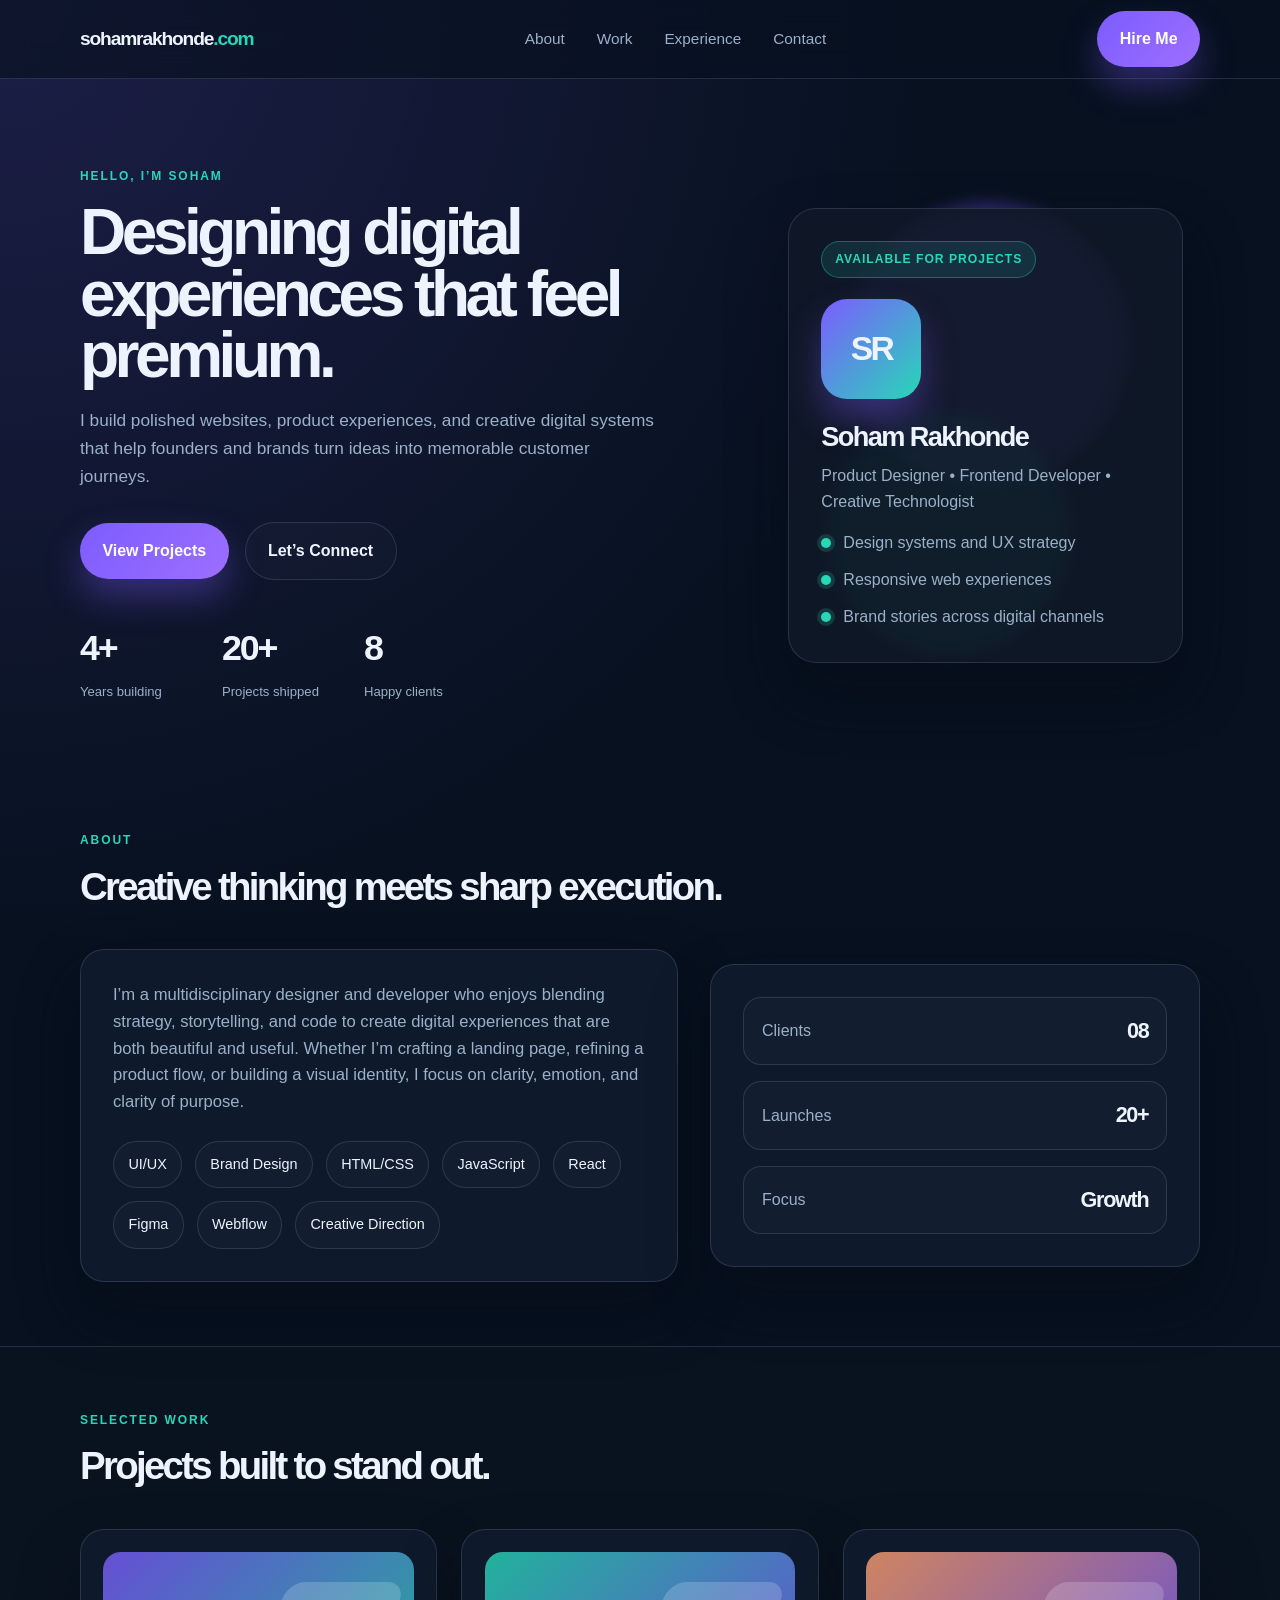
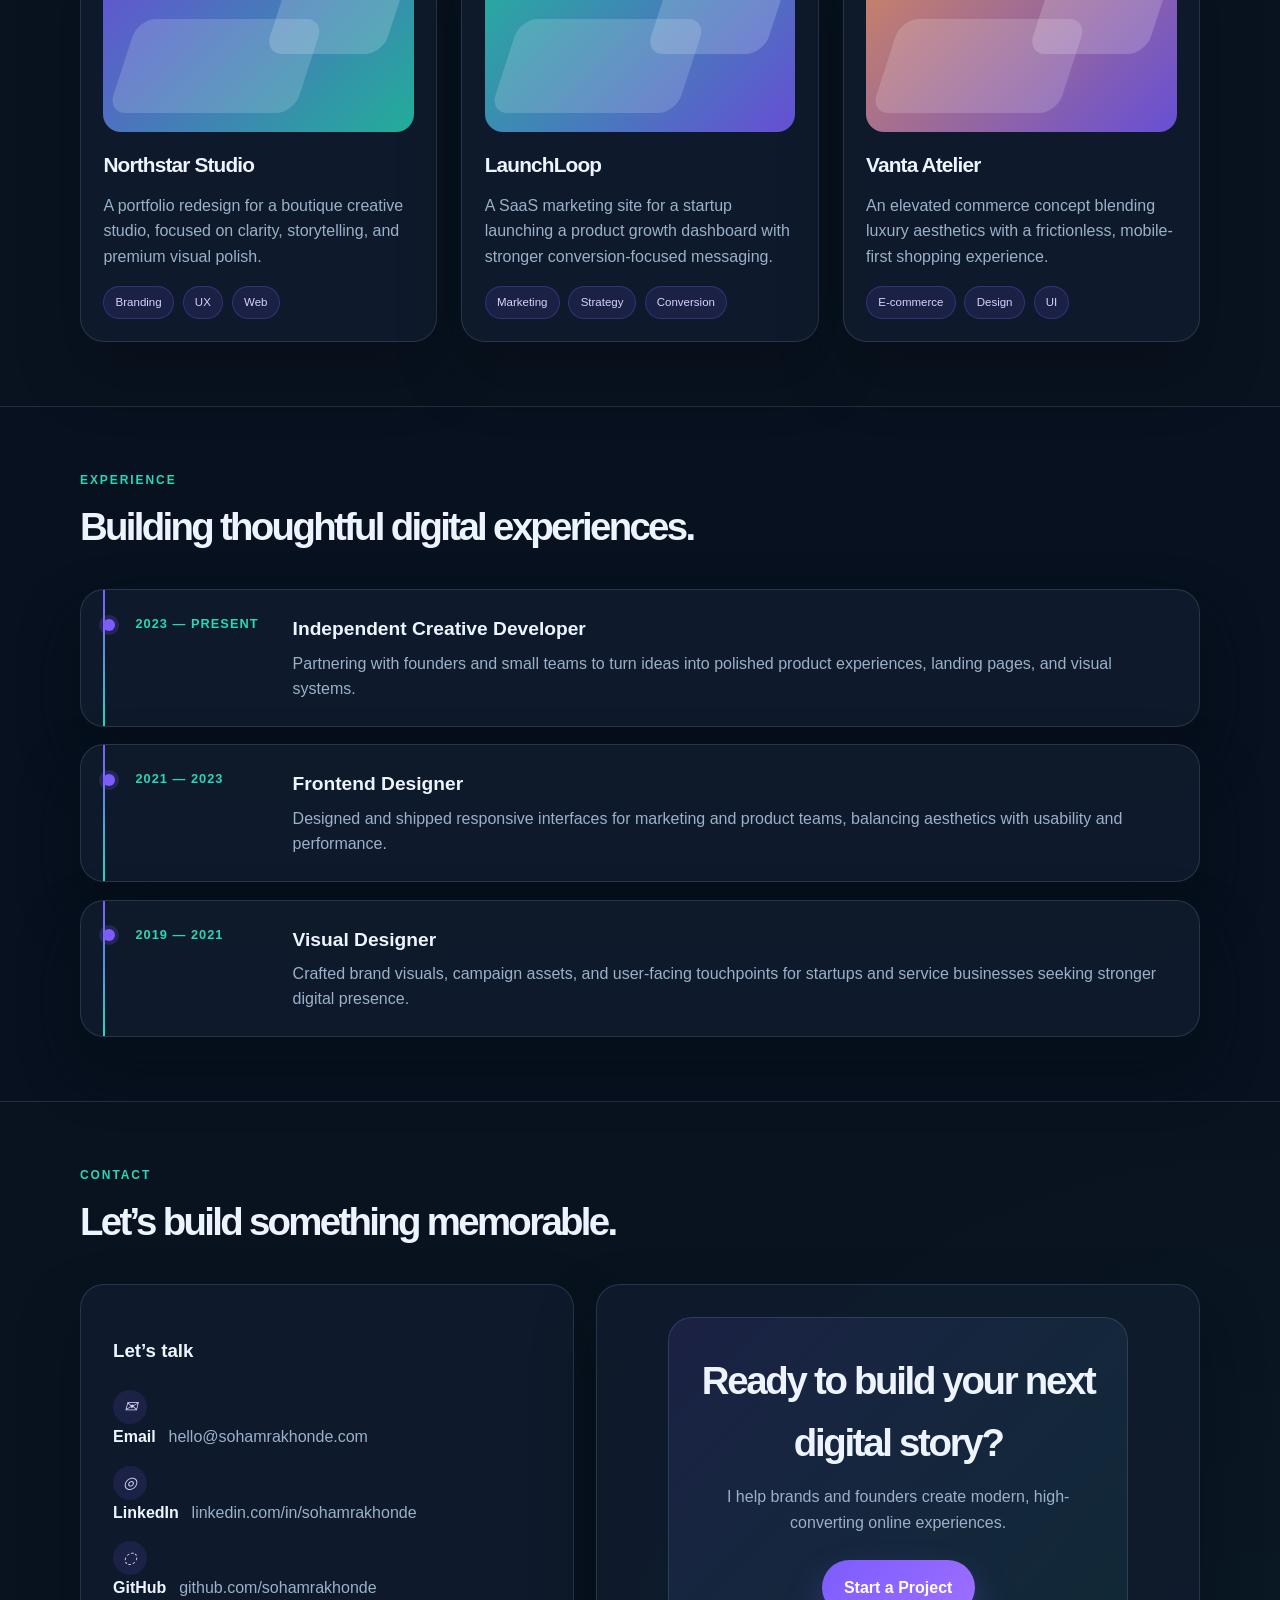
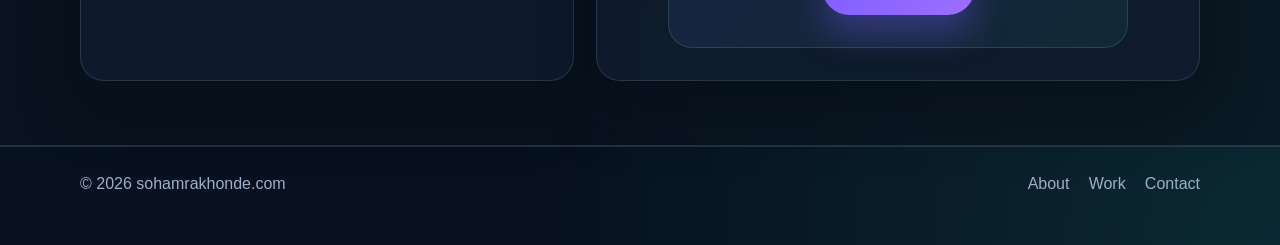
<file: index.html>
<!DOCTYPE html>
<html lang="en">
  <head>
    <meta charset="UTF-8" />
    <meta name="viewport" content="width=device-width, initial-scale=1.0" />
    <meta
      name="description"
      content="Soham Rakhonde is a designer and developer creating modern digital experiences for brands, founders, and startups."
    />
    <meta name="robots" content="index, follow" />
    <meta property="og:title" content="Soham Rakhonde | Design & Digital Experiences" />
    <meta property="og:description" content="Portfolio website for Soham Rakhonde." />
    <meta property="og:type" content="website" />
    <meta property="og:url" content="https://sohamrakhonde.com" />
    <meta name="theme-color" content="#07111f" />
    <title>sohamrakhonde.com</title>
    <link rel="icon" type="image/svg+xml" href="favicon.svg" />
    <link rel="stylesheet" href="styles.css" />
  </head>
  <body>
    <header class="site-header">
      <nav class="nav container" aria-label="Main navigation">
        <a class="brand" href="#top">sohamrakhonde<span>.com</span></a>

        <button class="nav-toggle" aria-label="Open menu" aria-expanded="false">
          ☰
        </button>

        <div class="nav-links">
          <a href="#about">About</a>
          <a href="#work">Work</a>
          <a href="#experience">Experience</a>
          <a href="#contact">Contact</a>
        </div>

        <a class="nav-cta" href="#contact">Hire Me</a>
      </nav>
    </header>

    <main id="top">
      <section class="hero">
        <div class="container hero-inner">
          <div class="hero-copy">
            <p class="eyebrow">Hello, I’m Soham</p>
            <h1>Designing digital experiences that feel premium.</h1>
            <p class="lead">
              I build polished websites, product experiences, and creative digital systems
              that help founders and brands turn ideas into memorable customer journeys.
            </p>

            <div class="hero-actions">
              <a class="primary-btn" href="#work">View Projects</a>
              <a class="secondary-btn" href="#contact">Let’s Connect</a>
            </div>

            <div class="hero-metrics" aria-label="Key metrics">
              <div class="metric">
                <strong>4+</strong>
                <span>Years building</span>
              </div>
              <div class="metric">
                <strong>20+</strong>
                <span>Projects shipped</span>
              </div>
              <div class="metric">
                <strong>8</strong>
                <span>Happy clients</span>
              </div>
            </div>
          </div>

          <div class="hero-visual" aria-label="Profile preview">
            <div class="orb orb-one"></div>
            <div class="orb orb-two"></div>

            <div class="profile-card">
              <div class="badge">Available for projects</div>
              <div class="avatar">SR</div>
              <h3>Soham Rakhonde</h3>
              <p>Product Designer • Frontend Developer • Creative Technologist</p>

              <ul>
                <li>Design systems and UX strategy</li>
                <li>Responsive web experiences</li>
                <li>Brand stories across digital channels</li>
              </ul>
            </div>
          </div>
        </div>
      </section>

      <section id="about" class="section">
        <div class="container">
          <div class="section-heading">
            <p>About</p>
            <h2>Creative thinking meets sharp execution.</h2>
          </div>

          <div class="about-grid">
            <div class="about-card">
              <p>
                I’m a multidisciplinary designer and developer who enjoys blending strategy,
                storytelling, and code to create digital experiences that are both beautiful and
                useful. Whether I’m crafting a landing page, refining a product flow, or building
                a visual identity, I focus on clarity, emotion, and clarity of purpose.
              </p>

              <div class="skill-stack" aria-label="Skills">
                <span>UI/UX</span>
                <span>Brand Design</span>
                <span>HTML/CSS</span>
                <span>JavaScript</span>
                <span>React</span>
                <span>Figma</span>
                <span>Webflow</span>
                <span>Creative Direction</span>
              </div>
            </div>

            <div class="capsule-panel about-card">
              <div class="stat-box">
                <span>Clients</span>
                <strong>08</strong>
              </div>
              <div class="stat-box">
                <span>Launches</span>
                <strong>20+</strong>
              </div>
              <div class="stat-box">
                <span>Focus</span>
                <strong>Growth</strong>
              </div>
            </div>
          </div>
        </div>
      </section>

      <section id="work" class="section alt">
        <div class="container">
          <div class="section-heading">
            <p>Selected work</p>
            <h2>Projects built to stand out.</h2>
          </div>

          <div class="projects-grid">
            <article class="project-card">
              <div class="project-visual"></div>
              <h3>Northstar Studio</h3>
              <p>
                A portfolio redesign for a boutique creative studio, focused on clarity,
                storytelling, and premium visual polish.
              </p>
              <div class="tag-list">
                <span>Branding</span>
                <span>UX</span>
                <span>Web</span>
              </div>
            </article>

            <article class="project-card">
              <div class="project-visual" style="background: linear-gradient(135deg, rgba(39,215,184,0.8), rgba(124,92,255,0.8));"></div>
              <h3>LaunchLoop</h3>
              <p>
                A SaaS marketing site for a startup launching a product growth dashboard with
                stronger conversion-focused messaging.
              </p>
              <div class="tag-list">
                <span>Marketing</span>
                <span>Strategy</span>
                <span>Conversion</span>
              </div>
            </article>

            <article class="project-card">
              <div class="project-visual" style="background: linear-gradient(135deg, rgba(255,159,110,0.8), rgba(124,92,255,0.8));"></div>
              <h3>Vanta Atelier</h3>
              <p>
                An elevated commerce concept blending luxury aesthetics with a frictionless,
                mobile-first shopping experience.
              </p>
              <div class="tag-list">
                <span>E-commerce</span>
                <span>Design</span>
                <span>UI</span>
              </div>
            </article>
          </div>
        </div>
      </section>

      <section id="experience" class="section">
        <div class="container">
          <div class="section-heading">
            <p>Experience</p>
            <h2>Building thoughtful digital experiences.</h2>
          </div>

          <div class="timeline" aria-label="Career timeline">
            <div class="timeline-item">
              <div class="timeline-date">2023 — Present</div>
              <div class="timeline-details">
                <h3>Independent Creative Developer</h3>
                <p>
                  Partnering with founders and small teams to turn ideas into polished product
                  experiences, landing pages, and visual systems.
                </p>
              </div>
            </div>

            <div class="timeline-item">
              <div class="timeline-date">2021 — 2023</div>
              <div class="timeline-details">
                <h3>Frontend Designer</h3>
                <p>
                  Designed and shipped responsive interfaces for marketing and product teams,
                  balancing aesthetics with usability and performance.
                </p>
              </div>
            </div>

            <div class="timeline-item">
              <div class="timeline-date">2019 — 2021</div>
              <div class="timeline-details">
                <h3>Visual Designer</h3>
                <p>
                  Crafted brand visuals, campaign assets, and user-facing touchpoints for startups
                  and service businesses seeking stronger digital presence.
                </p>
              </div>
            </div>
          </div>
        </div>
      </section>

      <section id="contact" class="section alt">
        <div class="container">
          <div class="section-heading">
            <p>Contact</p>
            <h2>Let’s build something memorable.</h2>
          </div>

          <div class="contact-wrap">
            <div class="contact-card">
              <h3>Let’s talk</h3>
              <ul class="contact-list">
                <li>
                  <i>✉</i>
                  <a href="mailto:hello@sohamrakhonde.com"><strong>Email</strong><span>hello@sohamrakhonde.com</span></a>
                </li>
                <li>
                  <i>◎</i>
                  <a href="https://www.linkedin.com" target="_blank" rel="noreferrer"><strong>LinkedIn</strong><span>linkedin.com/in/sohamrakhonde</span></a>
                </li>
                <li>
                  <i>◌</i>
                  <a href="https://github.com" target="_blank" rel="noreferrer"><strong>GitHub</strong><span>github.com/sohamrakhonde</span></a>
                </li>
              </ul>
            </div>

            <div class="contact-card contact-panel">
              <div class="cta-box">
                <h3>Ready to build your next digital story?</h3>
                <p>
                  I help brands and founders create modern, high-converting online experiences.
                </p>
                <a class="primary-btn" href="mailto:hello@sohamrakhonde.com">Start a Project</a>
              </div>
            </div>
          </div>
        </div>
      </section>
    </main>

    <footer class="site-footer">
      <div class="container footer-inner">
        <div>© <span id="year"></span> sohamrakhonde.com</div>
        <div class="footer-links">
          <a href="#about">About</a>
          <a href="#work">Work</a>
          <a href="#contact">Contact</a>
        </div>
      </div>
    </footer>

    <script src="script.js"></script>
  </body>
</html>
</file>
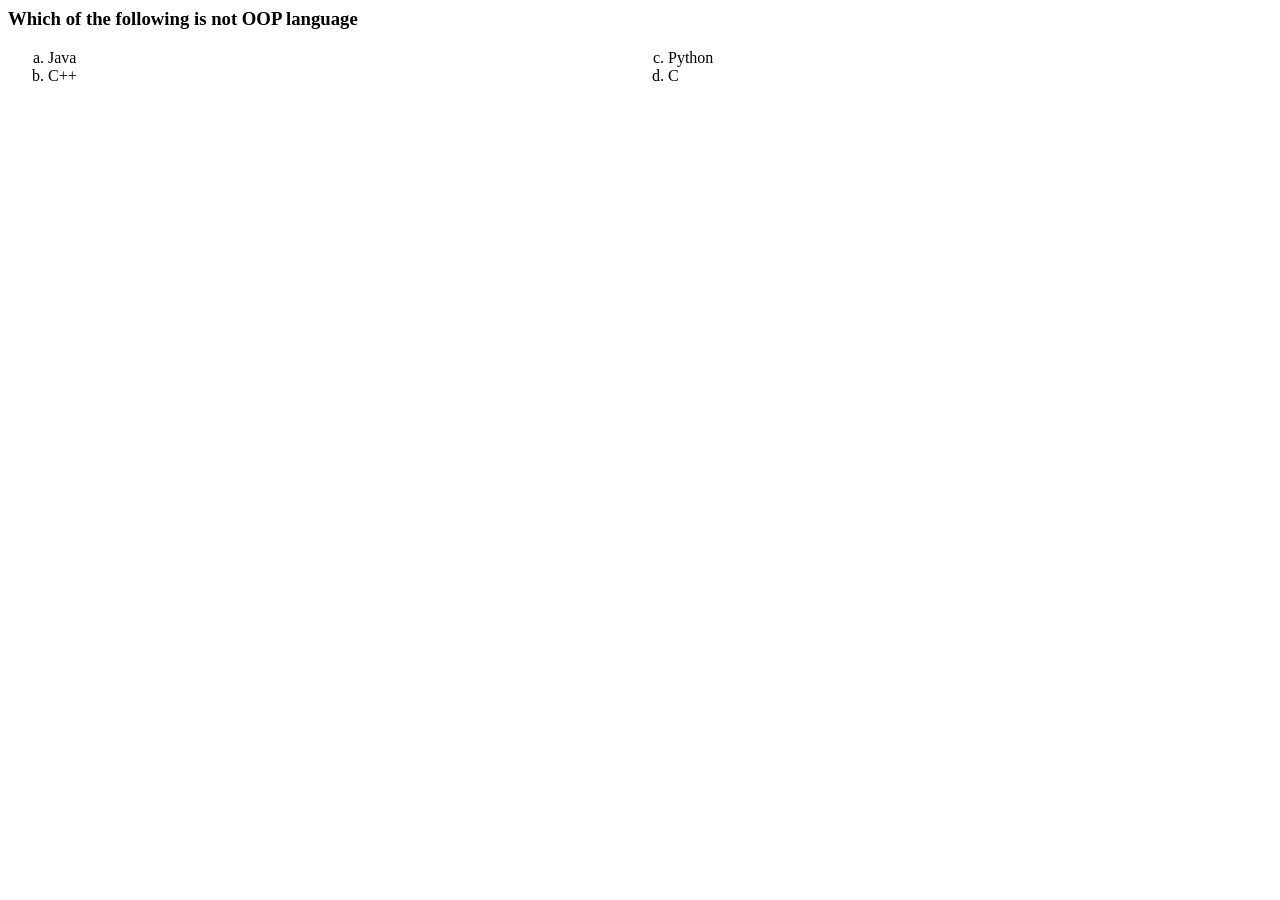
<file: coiumns_deno.html>
<html lang="en">
    <head>
        <title>Columns Demo</title>
        <style>
            ol {
                columns: 2;
            }
        </style>
    </head>
    <body>
        <h3>Which of the following is not OOP language</h3>
        <ol type="a">
            <li>Java</li>
            <li>C++</li>
            <li>Python</li>
            <li>C</li>
        </ol>
    </body>
</html>
</file>
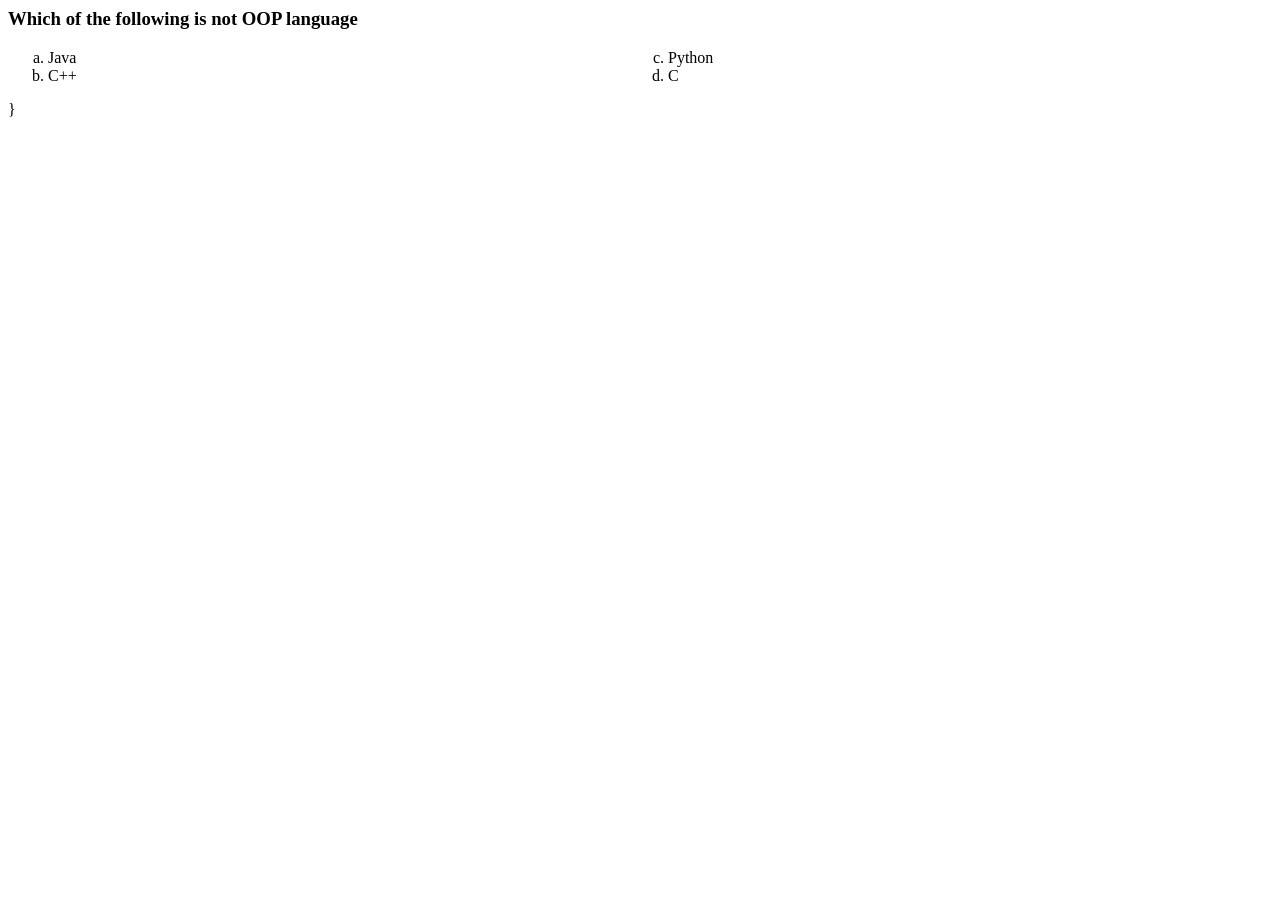
<file: display_flex_demo copy.html>
<html lang="en">
    <head>
        <title> Columns demo</title>
        <style>
            ol { 
                columns: 2;
        </style>
    </head>
    <body>
        <h3>Which of the following is not OOP language</h3>
        <ol type="a">
            <li>Java</li>
            <li>C++</li>
            <li>Python</li>
            <li>C</li>
        </ol>
    </body>}
</file>
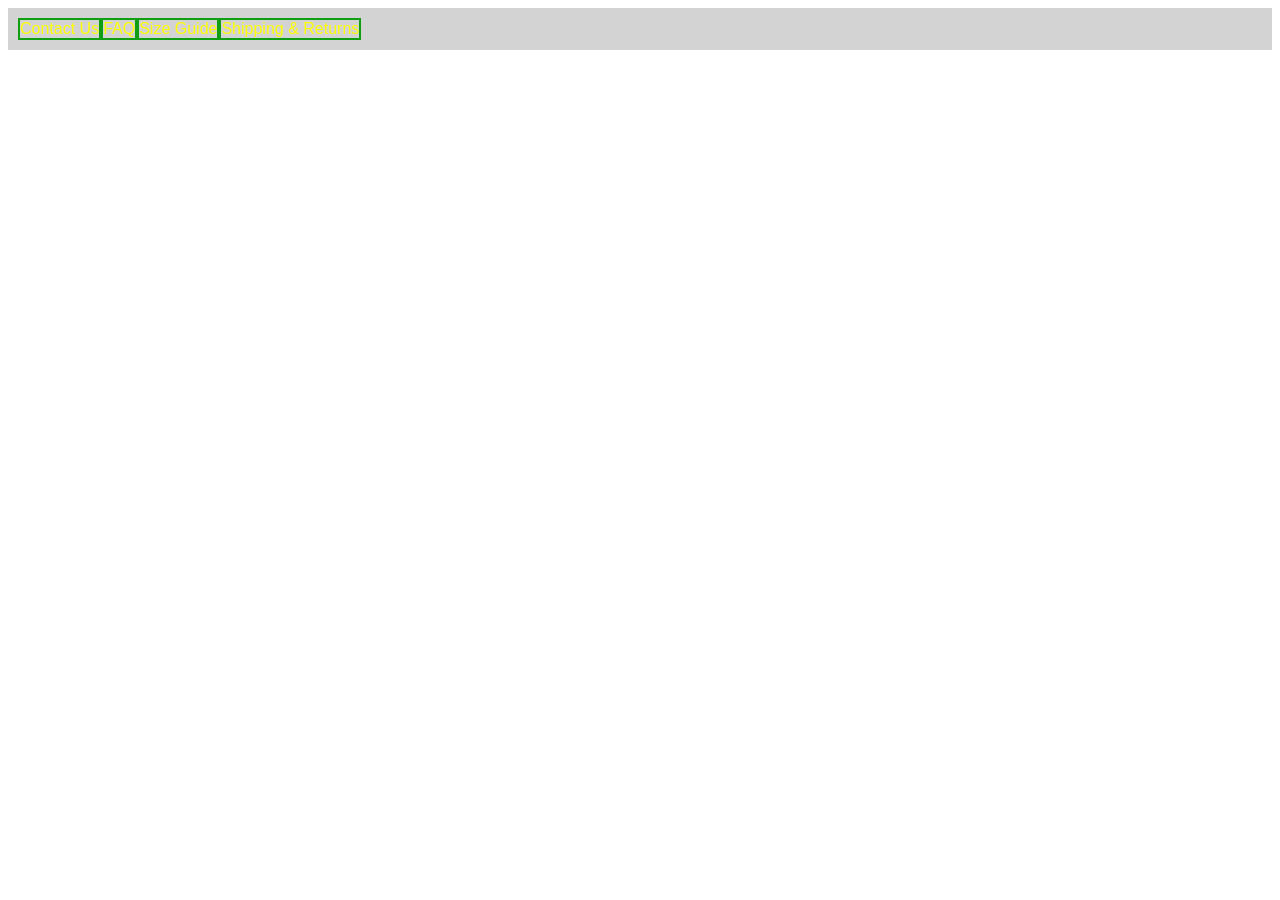
<file: display_flex_demo.html>
<html lang="en">
    <head>
        <meta name="viewport" content="width=device-width, initial-scale=1.0">
        <title>Display Flex</title>
        <style>
            ol {
                display: flex;
                flex-direction: space-evenly;
                list-style-type: none;
                background-color: lightgray;
                padding: 10px;
                color: yellow;
                font-family: Arial, Helvetica, sans-serif;
            }
            li {
                border: 2px solid rgb(15, 157, 17);
                list-style-type: none;
            }
        </style>
    </head>
    <body>
        <ol>
            <li>Contact Us</li>
            <li>FAQ</li>
            <li>Size Guide</li>
            <li>Shipping & Returns</li>
        </ol>
        
    </body>
</file>
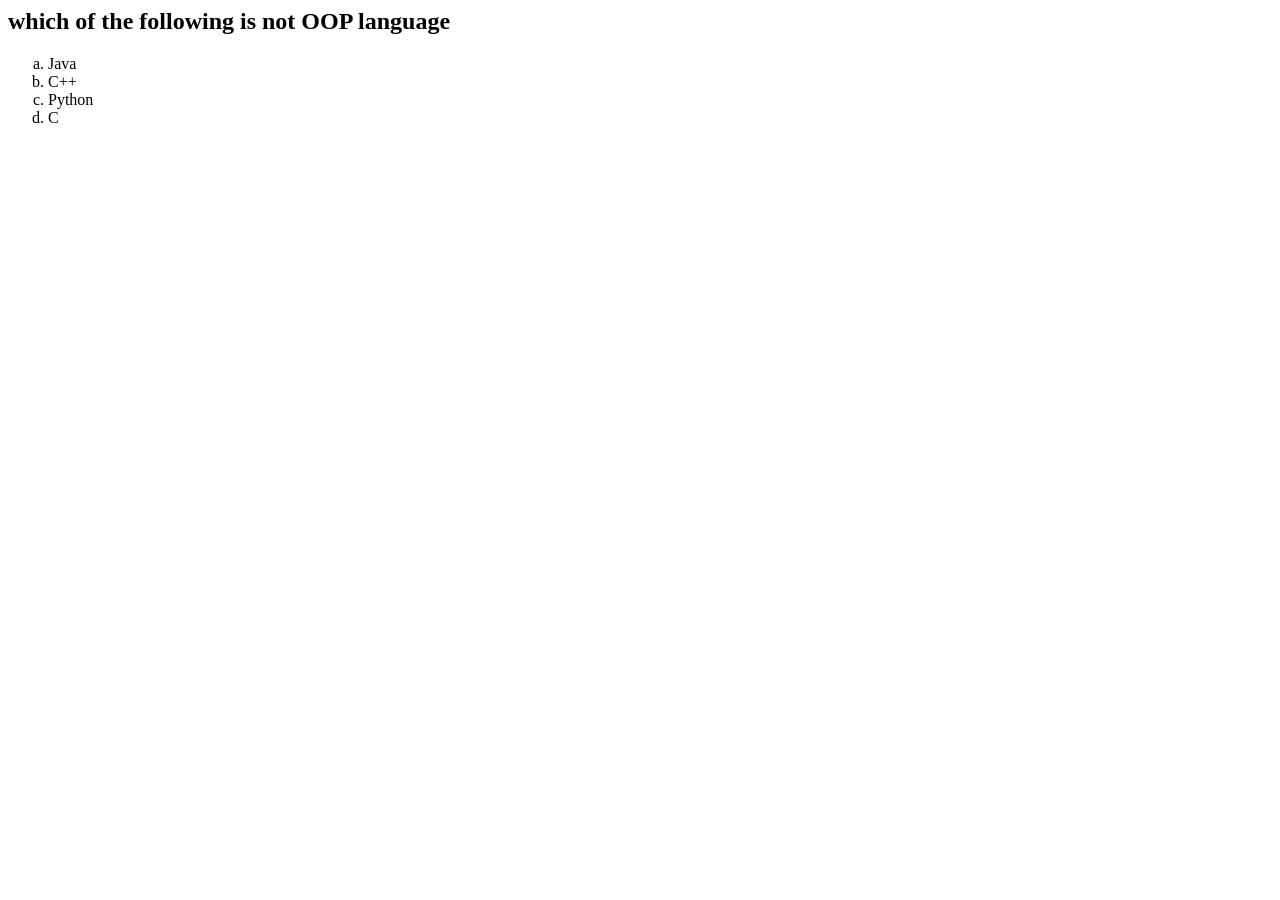
<file: grid.html>
<html lang=""en">
    <head>
        <meta name="viewport" content="width=device-width, initial-scale=1.0">
        <title>Display Grid Demo</title>
        <style>
            .options {
                display:grid;
                grid-template-columns: 3fr 3zzfr;

            }
        </style>
    </head>
    <body>
        <h2>which of the following is not OOP language</h2>
        <ol type="a"class='options'>
            <li>Java</li>
            <li>C++</li>
            <li>Python</li>
            <li>C</li>
        </ol>
        
    </body>
</file>
<file: styles.css>
:root {
  --bg: #07111f;
  --bg-soft: #0d1b2a;
  --card: rgba(15, 24, 38, 0.8);
  --card-strong: #111d2f;
  --text: #eef4ff;
  --muted: #9bb0c9;
  --line: rgba(158, 177, 208, 0.18);
  --primary: #7c5cff;
  --primary-2: #27d7b8;
  --accent: #ff9f6e;
  --shadow: 0 30px 60px rgba(5, 10, 20, 0.45);
}

* {
  box-sizing: border-box;
}

html {
  scroll-behavior: smooth;
}

body {
  margin: 0;
  font-family: Inter, "Segoe UI", sans-serif;
  background:
    radial-gradient(circle at top left, rgba(124, 92, 255, 0.18), transparent 26%),
    radial-gradient(circle at bottom right, rgba(39, 215, 184, 0.12), transparent 20%),
    var(--bg);
  color: var(--text);
  line-height: 1.6;
}

a {
  color: inherit;
  text-decoration: none;
}

img {
  max-width: 100%;
  display: block;
}

.container {
  width: min(1120px, calc(100% - 2rem));
  margin: 0 auto;
}

.site-header {
  position: sticky;
  top: 0;
  backdrop-filter: blur(16px);
  background: rgba(7, 17, 31, 0.62);
  border-bottom: 1px solid var(--line);
  z-index: 20;
}

.nav {
  display: flex;
  align-items: center;
  justify-content: space-between;
  min-height: 78px;
  gap: 1rem;
}

.brand {
  font-weight: 800;
  letter-spacing: -0.06em;
  font-size: 1.2rem;
}

.brand span {
  color: var(--primary-2);
}

.nav-links {
  display: flex;
  align-items: center;
  gap: 2rem;
  color: var(--muted);
  font-size: 0.96rem;
}

.nav-links a {
  transition: color 0.2s ease;
}

.nav-links a:hover,
.nav-links a:focus-visible {
  color: var(--text);
}

.nav-cta,
.primary-btn,
.secondary-btn {
  display: inline-flex;
  align-items: center;
  justify-content: center;
  padding: 0.95rem 1.4rem;
  border-radius: 999px;
  font-weight: 700;
  transition: transform 0.2s ease, box-shadow 0.2s ease, background 0.2s ease;
}

.nav-cta,
.primary-btn {
  background: linear-gradient(135deg, var(--primary), #9d6fff);
  color: white;
  box-shadow: 0 18px 35px rgba(124, 92, 255, 0.35);
}

.secondary-btn {
  border: 1px solid var(--line);
  color: var(--text);
  background: rgba(255, 255, 255, 0.02);
}

.primary-btn:hover,
.secondary-btn:hover,
.nav-cta:hover {
  transform: translateY(-1px);
}

.nav-toggle {
  display: none;
  border: 1px solid var(--line);
  background: rgba(255,255,255,0.02);
  color: var(--text);
  border-radius: 12px;
  width: 44px;
  height: 44px;
  font-size: 1.5rem;
}

.hero {
  padding: 5.5rem 0 4rem;
}

.hero-inner {
  display: grid;
  grid-template-columns: 1.2fr 0.8fr;
  align-items: center;
  gap: 3rem;
}

.eyebrow {
  margin: 0 0 1rem;
  color: var(--primary-2);
  font-weight: 700;
  text-transform: uppercase;
  letter-spacing: 0.16em;
  font-size: 0.75rem;
}

.hero-copy h1 {
  margin: 0;
  font-size: clamp(2.8rem, 5vw, 5rem);
  line-height: 0.96;
  letter-spacing: -0.07em;
}

.hero-copy .lead {
  margin-top: 1.3rem;
  max-width: 580px;
  color: var(--muted);
  font-size: 1.08rem;
}

.hero-actions {
  display: flex;
  align-items: center;
  flex-wrap: wrap;
  gap: 1rem;
  margin-top: 2rem;
}

.hero-metrics {
  margin-top: 2.5rem;
  display: flex;
  flex-wrap: wrap;
  gap: 2rem;
}

.metric {
  min-width: 110px;
}

.metric strong {
  display: block;
  font-size: clamp(1.6rem, 2.8vw, 2.25rem);
  letter-spacing: -0.06em;
}

.metric span {
  color: var(--muted);
  font-size: 0.82rem;
}

.hero-visual {
  position: relative;
  display: flex;
  justify-content: center;
  align-items: center;
  min-height: 520px;
}

.orb {
  position: absolute;
  border-radius: 50%;
  filter: blur(8px);
  opacity: 0.8;
}

.orb-one {
  width: 280px;
  height: 280px;
  background: rgba(124, 92, 255, 0.45);
  top: 28px;
  right: 72px;
}

.orb-two {
  width: 240px;
  height: 240px;
  background: rgba(39, 215, 184, 0.38);
  bottom: 42px;
  left: 58px;
}

.profile-card {
  position: relative;
  z-index: 1;
  width: min(420px, 92%);
  padding: 2rem;
  border-radius: 28px;
  background: rgba(16, 25, 39, 0.88);
  border: 1px solid var(--line);
  box-shadow: var(--shadow);
}

.badge {
  display: inline-flex;
  padding: 0.5rem 0.8rem;
  background: rgba(39, 215, 184, 0.12);
  border: 1px solid rgba(39, 215, 184, 0.35);
  color: var(--primary-2);
  border-radius: 999px;
  font-size: 0.76rem;
  font-weight: 700;
  text-transform: uppercase;
  letter-spacing: 0.08em;
}

.avatar {
  width: 100px;
  height: 100px;
  border-radius: 26px;
  display: grid;
  place-items: center;
  font-size: 2.1rem;
  font-weight: 800;
  letter-spacing: -0.08em;
  margin: 1.3rem 0 1rem;
  background: linear-gradient(135deg, var(--primary), var(--primary-2));
  box-shadow: 0 20px 35px rgba(124, 92, 255, 0.34);
}

.profile-card h3 {
  margin: 0;
  font-size: 1.7rem;
  letter-spacing: -0.06em;
}

.profile-card > p {
  color: var(--muted);
  margin: 0.3rem 0 1rem;
}

.profile-card ul {
  list-style: none;
  margin: 0;
  padding: 0;
  display: grid;
  gap: 0.7rem;
  color: var(--text);
}

.profile-card li {
  display: flex;
  align-items: center;
  gap: 0.75rem;
  color: var(--muted);
}

.profile-card li::before {
  content: "";
  width: 10px;
  height: 10px;
  border-radius: 50%;
  background: var(--primary-2);
  box-shadow: 0 0 0 4px rgba(39, 215, 184, 0.18);
}

.section {
  padding: 4rem 0;
}

.section.alt {
  background: rgba(11, 20, 32, 0.7);
  border-top: 1px solid var(--line);
  border-bottom: 1px solid var(--line);
}

.section-heading {
  margin-bottom: 2rem;
}

.section-heading p {
  margin: 0;
  color: var(--primary-2);
  font-size: 0.75rem;
  text-transform: uppercase;
  letter-spacing: 0.16em;
  font-weight: 700;
}

.section-heading h2 {
  margin: 0.35rem 0 0;
  font-size: clamp(2rem, 3vw, 3rem);
  letter-spacing: -0.07em;
}

.about-grid {
  display: grid;
  grid-template-columns: 1.1fr 0.9fr;
  gap: 2rem;
  align-items: center;
}

.about-card,
.project-card,
.timeline-item,
.contact-card {
  background: rgba(17, 29, 47, 0.8);
  border: 1px solid var(--line);
  border-radius: 24px;
  box-shadow: var(--shadow);
}

.about-card {
  padding: 2rem;
}

.about-card p {
  margin: 0;
  color: var(--muted);
  font-size: 1.04rem;
}

.skill-stack {
  display: flex;
  flex-wrap: wrap;
  gap: 0.8rem;
  margin-top: 1.6rem;
}

.skill-stack span {
  border: 1px solid var(--line);
  border-radius: 999px;
  padding: 0.7rem 0.9rem;
  background: rgba(255,255,255,0.02);
  color: var(--text);
  font-size: 0.9rem;
}

.capsule-panel {
  padding: 2rem;
  display: grid;
  gap: 1rem;
}

.capsule-panel .stat-box {
  display: flex;
  align-items: center;
  justify-content: space-between;
  gap: 0.5rem;
  padding: 1rem 1.1rem;
  border-radius: 18px;
  border: 1px solid var(--line);
  background: rgba(255,255,255,0.02);
}

.stat-box strong {
  font-size: 1.35rem;
  letter-spacing: -0.06em;
}

.stat-box span {
  color: var(--muted);
}

.projects-grid {
  display: grid;
  grid-template-columns: repeat(3, minmax(0, 1fr));
  gap: 1.5rem;
}

.project-card {
  padding: 1.4rem;
  transition: border-color 0.2s ease, transform 0.2s ease;
}

.project-card:hover {
  transform: translateY(-2px);
  border-color: rgba(124, 92, 255, 0.48);
}

.project-visual {
  height: 180px;
  border-radius: 18px;
  margin-bottom: 1rem;
  background: linear-gradient(135deg, rgba(124,92,255,0.8), rgba(39,215,184,0.78));
  position: relative;
  overflow: hidden;
}

.project-visual::before,
.project-visual::after {
  content: "";
  position: absolute;
  inset: auto auto 20px 20px;
  width: 60%;
  height: 52%;
  background: rgba(255,255,255,0.16);
  border-radius: 18px;
  transform: skew(-18deg);
}

.project-visual::after {
  inset: 30px 20px auto auto;
  width: 38%;
  height: 40%;
  background: rgba(255,255,255,0.18);
}

.project-card h3 {
  margin: 0;
  font-size: 1.3rem;
  letter-spacing: -0.04em;
}

.project-card p {
  color: var(--muted);
  margin: 0.7rem 0 1rem;
}

.tag-list {
  display: flex;
  flex-wrap: wrap;
  gap: 0.55rem;
}

.tag-list span {
  border-radius: 999px;
  padding: 0.4rem 0.7rem;
  font-size: 0.72rem;
  background: rgba(124, 92, 255, 0.12);
  color: #d8d1ff;
  border: 1px solid rgba(124, 92, 255, 0.28);
}

.timeline {
  display: grid;
  gap: 1.1rem;
}

.timeline-item {
  padding: 1.5rem 1.4rem;
  position: relative;
  display: grid;
  grid-template-columns: 170px 1fr;
  gap: 1.2rem;
}

.timeline-item::before {
  content: "";
  position: absolute;
  left: 22px;
  top: 0;
  bottom: 0;
  width: 2px;
  background: linear-gradient(180deg, var(--primary), var(--primary-2));
}

.timeline-date {
  position: relative;
  padding-left: 2rem;
  color: var(--primary-2);
  font-weight: 700;
  font-size: 0.8rem;
  letter-spacing: 0.08em;
  text-transform: uppercase;
}

.timeline-date::before {
  content: "";
  position: absolute;
  left: 0;
  top: 0.3rem;
  width: 12px;
  height: 12px;
  border-radius: 50%;
  background: var(--primary);
  box-shadow: 0 0 0 4px rgba(124, 92, 255, 0.2);
}

.timeline-details h3 {
  margin: 0 0 0.35rem;
  font-size: 1.2rem;
}

.timeline-details p {
  margin: 0;
  color: var(--muted);
}

.contact-wrap {
  display: grid;
  grid-template-columns: 0.9fr 1.1fr;
  gap: 1.4rem;
  align-items: stretch;
}

.contact-card {
  padding: 2rem;
}

.contact-list {
  list-style: none;
  margin: 1.5rem 0 0;
  padding: 0;
  display: grid;
  gap: 1rem;
}

.contact-list a,
.contact-list span {
  display: flex;
  align-items: center;
  gap: 0.8rem;
  color: var(--muted);
}

.contact-list strong {
  color: var(--text);
}

.contact-list i {
  width: 34px;
  height: 34px;
  display: grid;
  place-items: center;
  border-radius: 50%;
  background: rgba(124, 92, 255, 0.12);
  color: #d9d3ff;
}

.contact-panel {
  display: grid;
  place-items: center;
  min-height: 280px;
  text-align: center;
}

.contact-panel .cta-box {
  width: min(100%, 460px);
  padding: 2rem;
  border-radius: 24px;
  border: 1px solid var(--line);
  background: linear-gradient(135deg, rgba(124,92,255,0.12), rgba(39,215,184,0.08));
}

.cta-box h3 {
  margin-top: 0;
  margin-bottom: 0.7rem;
  font-size: clamp(1.8rem, 3vw, 2.5rem);
  letter-spacing: -0.06em;
}

.cta-box p {
  margin: 0 0 1.5rem;
  color: var(--muted);
}

.site-footer {
  padding: 1.5rem 0 3rem;
  color: var(--muted);
  border-top: 1px solid var(--line);
}

.footer-inner {
  display: flex;
  align-items: center;
  justify-content: space-between;
  gap: 1rem;
}

.footer-links {
  display: flex;
  align-items: center;
  gap: 1.2rem;
}

@media (max-width: 900px) {
  .hero-inner,
  .about-grid,
  .contact-wrap,
  .projects-grid {
    grid-template-columns: 1fr;
  }

  .nav-toggle {
    display: block;
  }

  .nav-links {
    position: absolute;
    left: 1rem;
    right: 1rem;
    top: calc(100% + 0.5rem);
    background: rgba(15, 24, 38, 0.96);
    border: 1px solid var(--line);
    border-radius: 18px;
    padding: 1rem;
    display: none;
    flex-direction: column;
    align-items: flex-start;
    gap: 1rem;
  }

  .nav-links.open {
    display: flex;
  }

  .nav-cta {
    display: none;
  }

  .projects-grid {
    grid-template-columns: 1fr;
  }
}

@media (max-width: 640px) {
  .hero {
    padding-top: 4rem;
  }

  .hero-copy h1 {
    font-size: 3rem;
  }

  .hero-actions {
    flex-direction: column;
    align-items: stretch;
  }

  .primary-btn,
  .secondary-btn {
    width: 100%;
  }

  .timeline-item {
    grid-template-columns: 1fr;
  }

  .timeline-date {
    padding-left: 1.8rem;
  }

  .footer-inner {
    flex-direction: column;
    text-align: center;
  }
}
</file>
